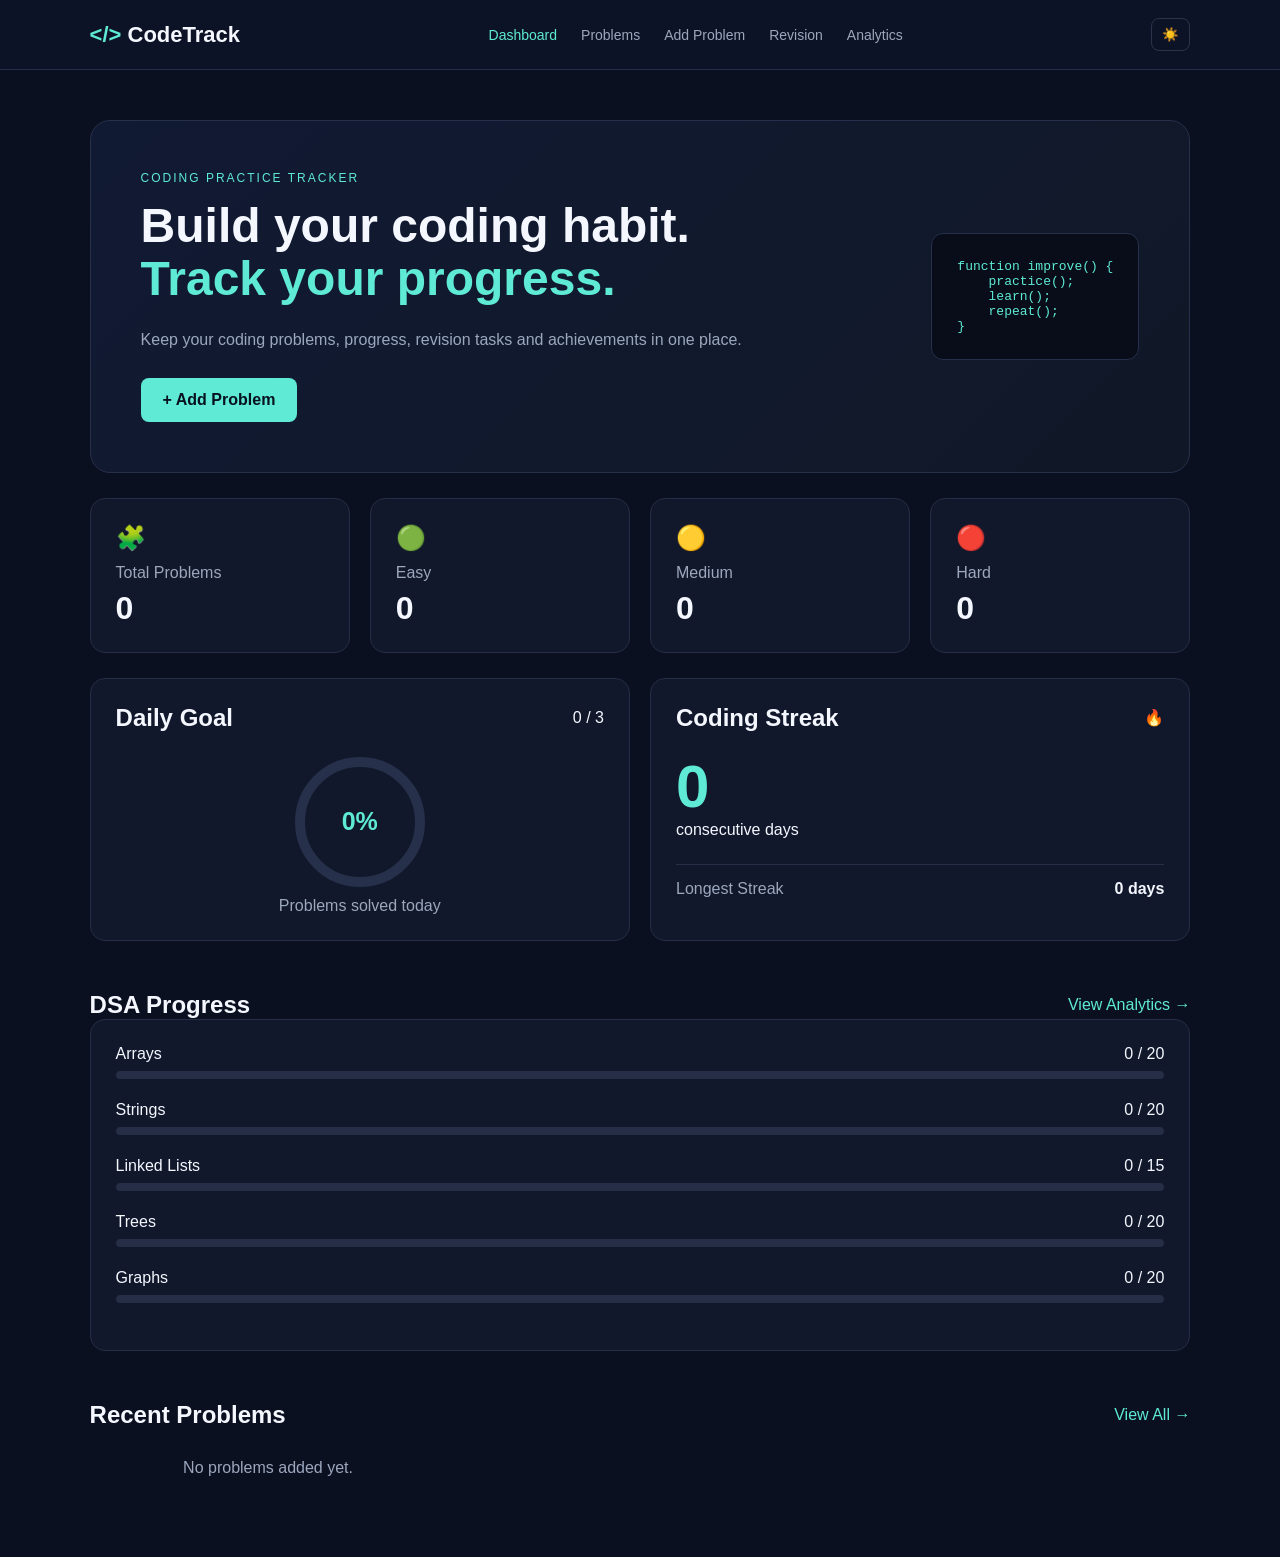
<file: index.html>
<!DOCTYPE html>
<html lang="en">
<head>
<meta charset="UTF-8"><meta name="viewport" content="width=device-width, initial-scale=1.0">
<title>CodeTrack | Dashboard</title>
<link rel="stylesheet" href="css/style.css"><link rel="stylesheet" href="css/dashboard.css"><link rel="stylesheet" href="css/responsive.css">
</head>
<body>
<header class="navbar"><a href="index.html" class="logo"><span>&lt;/&gt;</span> CodeTrack</a>
<nav><a href="index.html" class="active">Dashboard</a><a href="pages/problems.html">Problems</a><a href="pages/add-problem.html">Add Problem</a><a href="pages/revision.html">Revision</a><a href="pages/analytics.html">Analytics</a></nav>
<button id="themeBtn" class="theme-btn">☀️</button></header>
<main class="container">
<section class="hero"><div><p class="eyebrow">CODING PRACTICE TRACKER</p><h1>Build your coding habit.<br><span>Track your progress.</span></h1><p class="hero-text">Keep your coding problems, progress, revision tasks and achievements in one place.</p><a href="pages/add-problem.html" class="btn">+ Add Problem</a></div><div class="hero-code"><pre>function improve() {
    practice();
    learn();
    repeat();
}</pre></div></section>
<section class="stats">
<div class="stat-card"><div class="stat-icon">🧩</div><p>Total Problems</p><h2 id="totalProblems">0</h2></div>
<div class="stat-card"><div class="stat-icon">🟢</div><p>Easy</p><h2 id="easyProblems">0</h2></div>
<div class="stat-card"><div class="stat-icon">🟡</div><p>Medium</p><h2 id="mediumProblems">0</h2></div>
<div class="stat-card"><div class="stat-icon">🔴</div><p>Hard</p><h2 id="hardProblems">0</h2></div>
</section>
<section class="dashboard-grid">
<div class="panel"><div class="panel-header"><h2>Daily Goal</h2><span id="dailyProgressText">0 / 3</span></div><div class="goal-circle"><span id="goalPercentage">0%</span></div><p class="center-text">Problems solved today</p></div>
<div class="panel"><div class="panel-header"><h2>Coding Streak</h2><span>🔥</span></div><h3 class="big-number" id="streak">0</h3><p>consecutive days</p><div class="streak-info"><span>Longest Streak</span><strong id="longestStreak">0 days</strong></div></div>
</section>
<section class="section"><div class="section-header"><h2>DSA Progress</h2><a href="pages/analytics.html">View Analytics →</a></div>
<div class="progress-panel">
<div class="topic-progress"><div class="progress-title"><span>Arrays</span><span id="arraysCount">0 / 20</span></div><div class="progress"><div id="arraysProgress"></div></div></div>
<div class="topic-progress"><div class="progress-title"><span>Strings</span><span id="stringsCount">0 / 20</span></div><div class="progress"><div id="stringsProgress"></div></div></div>
<div class="topic-progress"><div class="progress-title"><span>Linked Lists</span><span id="linkedCount">0 / 15</span></div><div class="progress"><div id="linkedProgress"></div></div></div>
<div class="topic-progress"><div class="progress-title"><span>Trees</span><span id="treesCount">0 / 20</span></div><div class="progress"><div id="treesProgress"></div></div></div>
<div class="topic-progress"><div class="progress-title"><span>Graphs</span><span id="graphsCount">0 / 20</span></div><div class="progress"><div id="graphsProgress"></div></div></div>
</div></section>
<section class="section"><div class="section-header"><h2>Recent Problems</h2><a href="pages/problems.html">View All →</a></div><div id="recentProblems" class="problem-grid"></div></section>
</main>
<script src="js/data.js"></script><script src="js/app.js"></script>
</body></html>
</file>
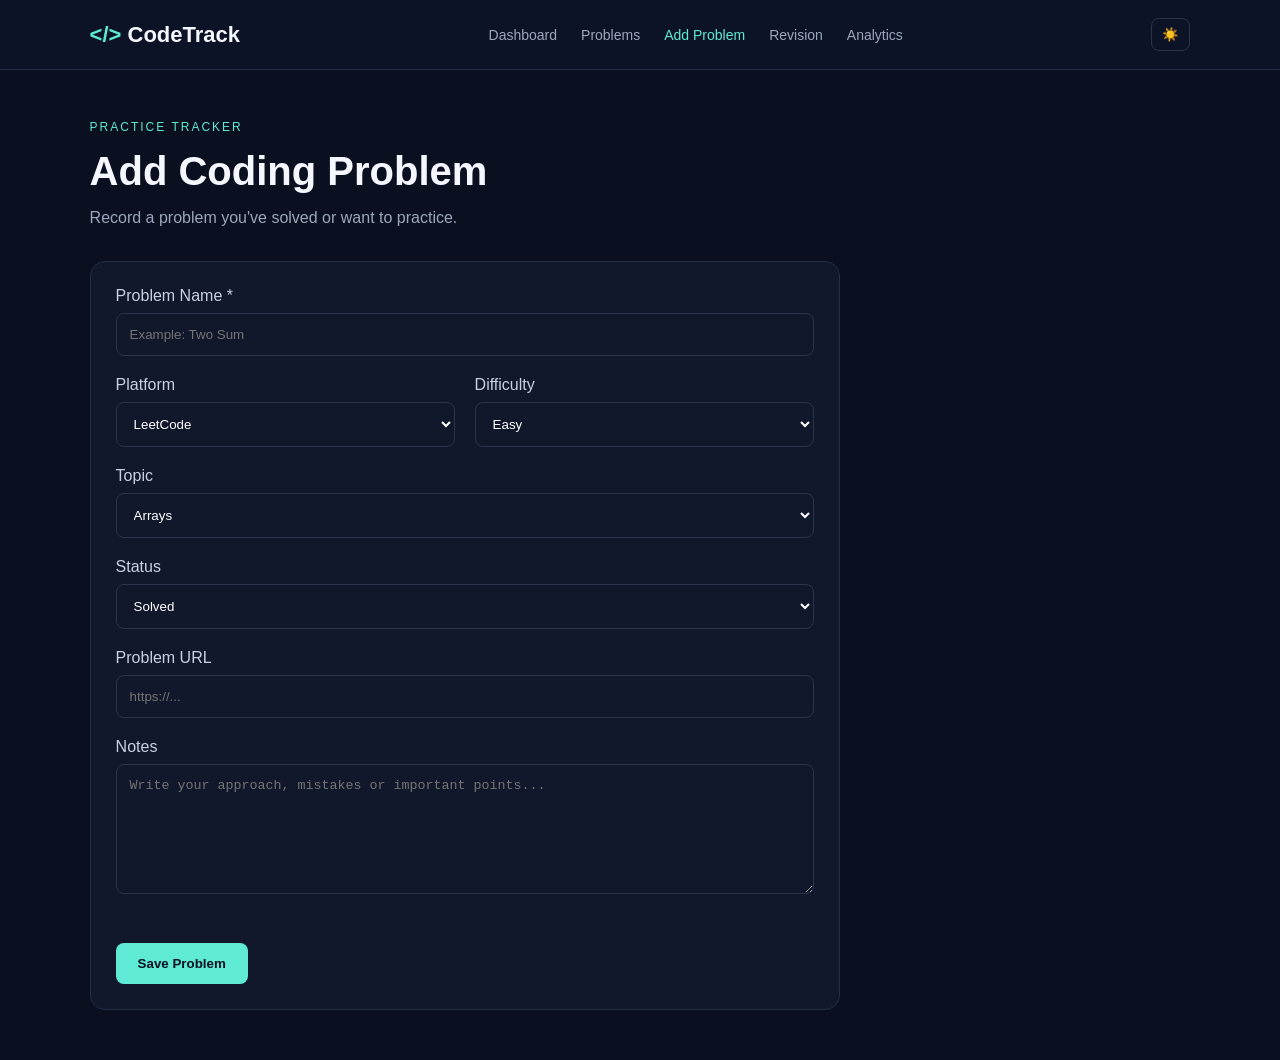
<file: pages/add-problem.html>
<!DOCTYPE html>
<html lang="en"><head><meta charset="UTF-8"><meta name="viewport" content="width=device-width, initial-scale=1.0"><title>CodeTrack | Add Problem</title><link rel="stylesheet" href="../css/style.css"><link rel="stylesheet" href="../css/responsive.css"></head>
<body><header class="navbar"><a href="../index.html" class="logo"><span>&lt;/&gt;</span> CodeTrack</a><nav><a href="../index.html">Dashboard</a><a href="problems.html">Problems</a><a href="add-problem.html" class="active">Add Problem</a><a href="revision.html">Revision</a><a href="analytics.html">Analytics</a></nav><button id="themeBtn" class="theme-btn">☀️</button></header>
<main class="container"><section class="page-heading"><p class="eyebrow">PRACTICE TRACKER</p><h1>Add Coding Problem</h1><p>Record a problem you've solved or want to practice.</p></section>
<section class="form-container"><form id="problemForm">
<div class="form-group"><label>Problem Name *</label><input type="text" id="problemName" placeholder="Example: Two Sum" required></div>
<div class="form-row"><div class="form-group"><label>Platform</label><select id="platform"><option>LeetCode</option><option>GeeksForGeeks</option><option>CodeChef</option><option>HackerRank</option><option>Other</option></select></div>
<div class="form-group"><label>Difficulty</label><select id="difficulty"><option>Easy</option><option>Medium</option><option>Hard</option></select></div></div>
<div class="form-group"><label>Topic</label><select id="topic"><option>Arrays</option><option>Strings</option><option>Linked Lists</option><option>Stack</option><option>Queue</option><option>Trees</option><option>Graphs</option><option>Dynamic Programming</option></select></div>
<div class="form-group"><label>Status</label><select id="status"><option>Solved</option><option>Unsolved</option><option>Revision</option></select></div>
<div class="form-group"><label>Problem URL</label><input type="url" id="problemUrl" placeholder="https://..."></div>
<div class="form-group"><label>Notes</label><textarea id="notes" placeholder="Write your approach, mistakes or important points..."></textarea></div>
<button type="submit" class="btn">Save Problem</button></form></section></main>
<script src="../js/data.js"></script><script src="../js/add-problem.js"></script></body></html>
</file>
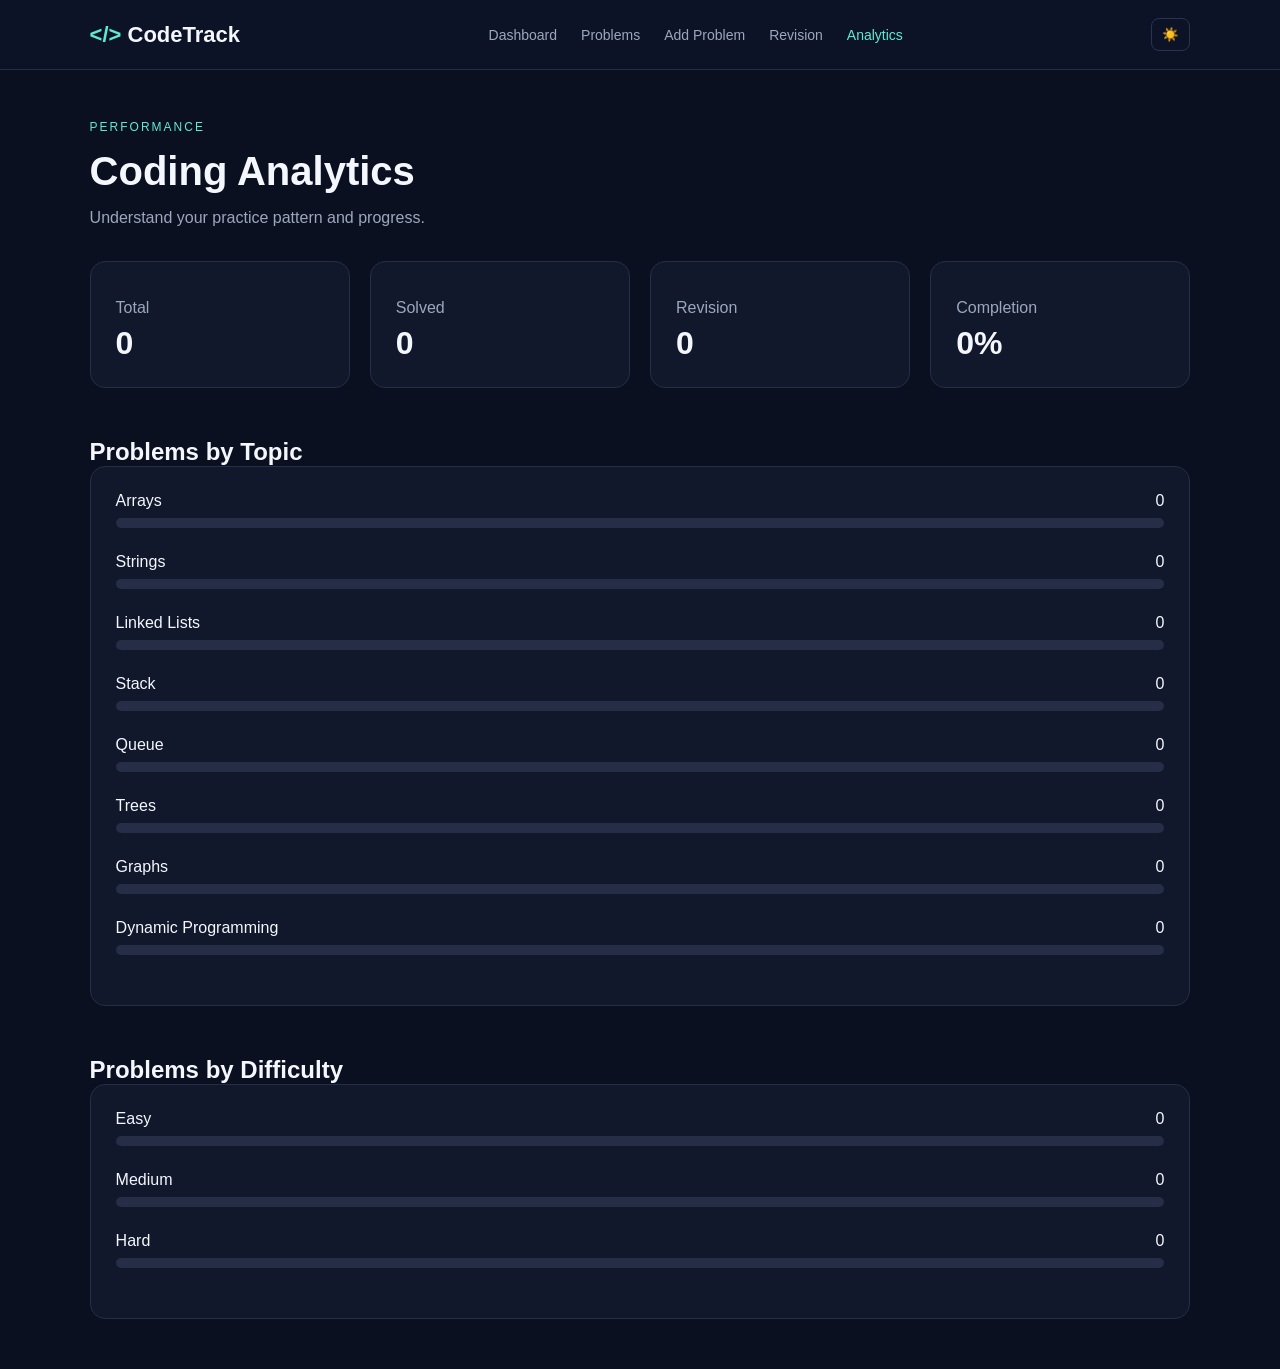
<file: pages/analytics.html>
<!DOCTYPE html>
<html lang="en"><head><meta charset="UTF-8"><meta name="viewport" content="width=device-width, initial-scale=1.0"><title>CodeTrack | Analytics</title><link rel="stylesheet" href="../css/style.css"><link rel="stylesheet" href="../css/responsive.css"></head>
<body><header class="navbar"><a href="../index.html" class="logo"><span>&lt;/&gt;</span> CodeTrack</a><nav><a href="../index.html">Dashboard</a><a href="problems.html">Problems</a><a href="add-problem.html">Add Problem</a><a href="revision.html">Revision</a><a href="analytics.html" class="active">Analytics</a></nav><button id="themeBtn" class="theme-btn">☀️</button></header>
<main class="container"><section class="page-heading"><p class="eyebrow">PERFORMANCE</p><h1>Coding Analytics</h1><p>Understand your practice pattern and progress.</p></section>
<section class="stats"><div class="stat-card"><p>Total</p><h2 id="aTotal">0</h2></div><div class="stat-card"><p>Solved</p><h2 id="aSolved">0</h2></div><div class="stat-card"><p>Revision</p><h2 id="aRevision">0</h2></div><div class="stat-card"><p>Completion</p><h2 id="aCompletion">0%</h2></div></section>
<section class="section"><div class="section-header"><h2>Problems by Topic</h2></div><div id="topicAnalytics" class="progress-panel"></div></section>
<section class="section"><div class="section-header"><h2>Problems by Difficulty</h2></div><div id="difficultyAnalytics" class="progress-panel"></div></section>
</main><script src="../js/data.js"></script><script src="../js/analytics.js"></script></body></html>
</file>
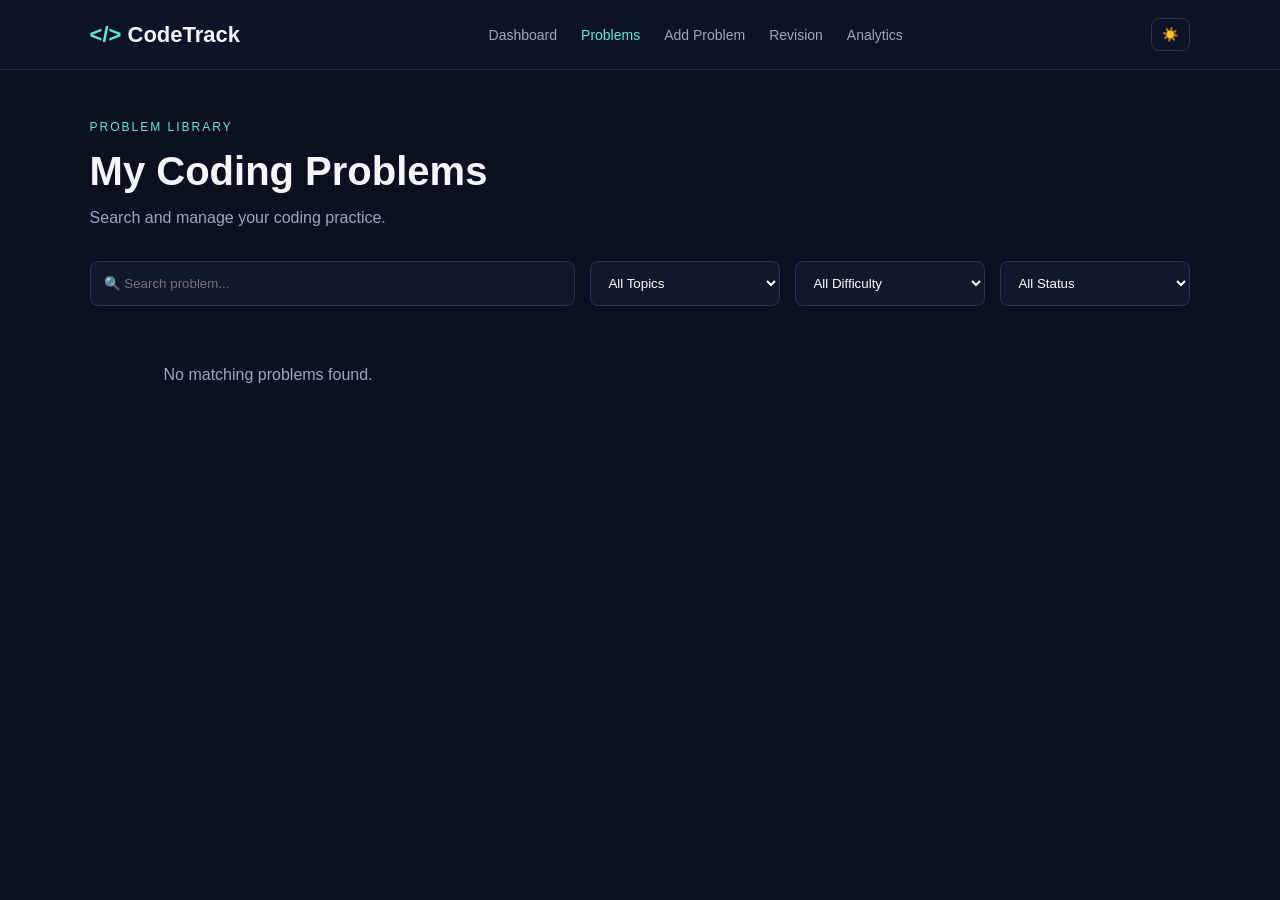
<file: pages/problems.html>
<!DOCTYPE html>
<html lang="en"><head><meta charset="UTF-8"><meta name="viewport" content="width=device-width, initial-scale=1.0"><title>CodeTrack | Problems</title><link rel="stylesheet" href="../css/style.css"><link rel="stylesheet" href="../css/responsive.css"></head>
<body><header class="navbar"><a href="../index.html" class="logo"><span>&lt;/&gt;</span> CodeTrack</a><nav><a href="../index.html">Dashboard</a><a href="problems.html" class="active">Problems</a><a href="add-problem.html">Add Problem</a><a href="revision.html">Revision</a><a href="analytics.html">Analytics</a></nav><button id="themeBtn" class="theme-btn">☀️</button></header>
<main class="container"><section class="page-heading"><p class="eyebrow">PROBLEM LIBRARY</p><h1>My Coding Problems</h1><p>Search and manage your coding practice.</p></section>
<section class="filters"><input type="text" id="searchInput" placeholder="🔍 Search problem...">
<select id="topicFilter"><option value="all">All Topics</option><option>Arrays</option><option>Strings</option><option>Linked Lists</option><option>Stack</option><option>Queue</option><option>Trees</option><option>Graphs</option><option>Dynamic Programming</option></select>
<select id="difficultyFilter"><option value="all">All Difficulty</option><option>Easy</option><option>Medium</option><option>Hard</option></select>
<select id="statusFilter"><option value="all">All Status</option><option>Solved</option><option>Unsolved</option><option>Revision</option></select></section>
<section id="allProblems" class="problem-grid"></section></main>
<script src="../js/data.js"></script><script src="../js/problems.js"></script></body></html>
</file>
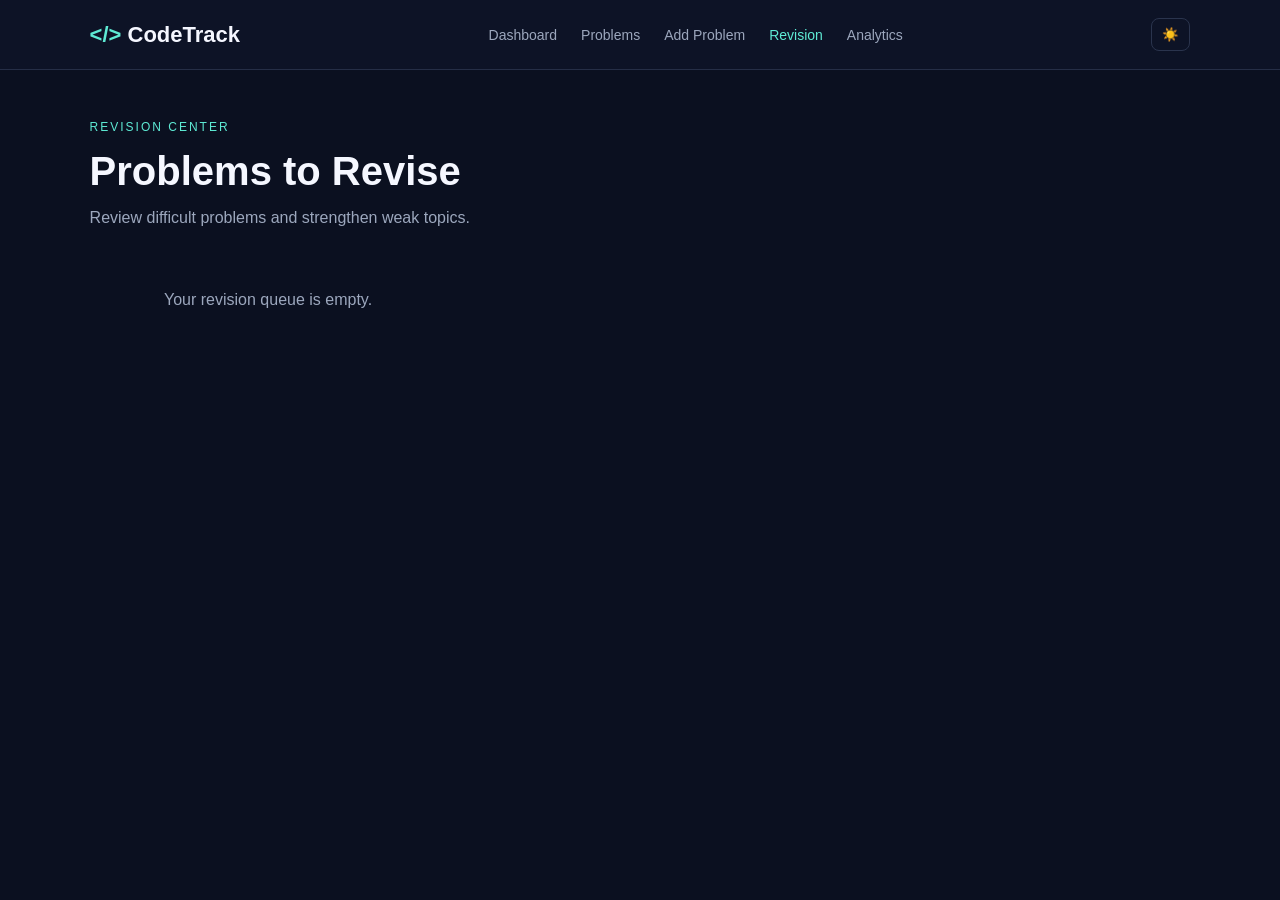
<file: pages/revision.html>
<!DOCTYPE html>
<html lang="en"><head><meta charset="UTF-8"><meta name="viewport" content="width=device-width, initial-scale=1.0"><title>CodeTrack | Revision</title><link rel="stylesheet" href="../css/style.css"><link rel="stylesheet" href="../css/responsive.css"></head>
<body><header class="navbar"><a href="../index.html" class="logo"><span>&lt;/&gt;</span> CodeTrack</a><nav><a href="../index.html">Dashboard</a><a href="problems.html">Problems</a><a href="add-problem.html">Add Problem</a><a href="revision.html" class="active">Revision</a><a href="analytics.html">Analytics</a></nav><button id="themeBtn" class="theme-btn">☀️</button></header>
<main class="container"><section class="page-heading"><p class="eyebrow">REVISION CENTER</p><h1>Problems to Revise</h1><p>Review difficult problems and strengthen weak topics.</p></section><section id="revisionList" class="problem-grid"></section></main>
<script src="../js/data.js"></script><script src="../js/revision.js"></script></body></html>
</file>
<file: css/style.css>
*{margin:0;padding:0;box-sizing:border-box}body{font-family:Arial,sans-serif;background:#0b1020;color:#f5f7ff;min-height:100vh;transition:.2s}body.light{background:#f5f7fb;color:#172033}.navbar{min-height:70px;padding:0 7%;display:flex;align-items:center;justify-content:space-between;border-bottom:1px solid #252e46;background:#0d1326;position:sticky;top:0;z-index:10}.light .navbar{background:#fff;border-color:#e1e5ee}.logo{font-size:22px;font-weight:bold;color:inherit;text-decoration:none}.logo span{color:#5eead4}nav{display:flex;gap:24px;flex-wrap:wrap;justify-content:center}nav a{color:#9ca7bd;text-decoration:none;font-size:14px}nav a:hover,nav a.active{color:#5eead4}.theme-btn{background:transparent;border:1px solid #2a344d;border-radius:8px;padding:8px 10px;cursor:pointer}.container{width:86%;max-width:1200px;margin:auto;padding:50px 0}.hero{padding:50px;border:1px solid #26304a;border-radius:20px;background:linear-gradient(135deg,#111a33,#101827);display:flex;justify-content:space-between;gap:30px;align-items:center}.hero h1{font-size:48px;line-height:1.1;margin-bottom:20px}.hero h1 span{color:#5eead4}.hero-text,.page-heading p:last-child{color:#9ca7bd;line-height:1.7}.hero-code{background:#080d19;border:1px solid #26304a;border-radius:12px;padding:25px;color:#5eead4}.eyebrow{color:#5eead4;font-size:12px;letter-spacing:2px;margin-bottom:15px}.btn{display:inline-block;margin-top:25px;padding:13px 22px;border:0;border-radius:8px;background:#5eead4;color:#07111f;text-decoration:none;font-weight:bold;cursor:pointer}.stats{display:grid;grid-template-columns:repeat(4,1fr);gap:20px;margin-top:25px}.stat-card,.panel,.progress-panel,.form-container,.problem-card{padding:25px;background:#11182b;border:1px solid #252e46;border-radius:15px}.light .stat-card,.light .panel,.light .progress-panel,.light .form-container,.light .problem-card{background:#fff;border-color:#e1e5ee}.stat-icon{font-size:24px}.stat-card p{margin-top:12px;color:#9ca7bd}.stat-card h2{font-size:32px;margin-top:8px}.dashboard-grid{display:grid;grid-template-columns:1fr 1fr;gap:20px;margin-top:25px}.panel-header,.section-header,.progress-title,.streak-info{display:flex;justify-content:space-between;align-items:center}.goal-circle{width:130px;height:130px;border-radius:50%;border:10px solid #26304a;display:grid;place-items:center;margin:25px auto 10px}.goal-circle span{font-size:25px;font-weight:bold;color:#5eead4}.center-text{text-align:center;color:#9ca7bd}.big-number{font-size:60px;margin-top:20px;color:#5eead4}.streak-info{margin-top:25px;padding-top:15px;border-top:1px solid #252e46}.streak-info span{color:#9ca7bd}.section{margin-top:50px}.section-header a{color:#5eead4;text-decoration:none}.topic-progress{margin-bottom:22px}.progress-title{margin-bottom:8px}.progress{height:8px;background:#252e46;border-radius:10px;overflow:hidden}.progress div{height:100%;width:0;background:#5eead4;transition:width .5s}.problem-grid{display:grid;grid-template-columns:repeat(3,1fr);gap:15px}.problem-card h3{margin-bottom:10px}.problem-card p{color:#9ca7bd;margin:7px 0;font-size:14px}.badge{display:inline-block;padding:5px 10px;border-radius:20px;font-size:12px;margin-top:10px}.easy{background:#143b2d;color:#5eead4}.medium{background:#42371b;color:#facc15}.hard{background:#431f29;color:#fb7185}.page-heading{margin-bottom:30px}.page-heading h1{font-size:40px;margin-bottom:10px}.filters{display:flex;gap:15px;margin-bottom:30px}.filters input,.filters select,.form-group input,.form-group select,.form-group textarea{width:100%;padding:13px;border:1px solid #2a344d;border-radius:8px;background:#11182b;color:white;outline:none}.light .filters input,.light .filters select,.light .form-group input,.light .form-group select,.light .form-group textarea{background:#fff;color:#172033;border-color:#d4d9e4}.filters input{flex:1}.filters select{width:190px}.form-container{max-width:750px}.form-group{margin-bottom:20px}.form-group label{display:block;margin-bottom:8px;color:#c9d1e2}.form-row{display:grid;grid-template-columns:1fr 1fr;gap:20px}.form-group textarea{height:130px;resize:vertical}.analytics-row{margin-bottom:25px}.analytics-row .bar-label{display:flex;justify-content:space-between;margin-bottom:8px}.bar{height:10px;background:#252e46;border-radius:10px;overflow:hidden}.bar div{height:100%;background:#5eead4}.empty{color:#9ca7bd;padding:30px;text-align:center}button.delete{margin-top:15px;background:#3a1820;color:#fb7185;border:1px solid #5a2630;padding:8px 12px;border-radius:7px;cursor:pointer}button.toggle-revision{margin-top:15px;background:#17333a;color:#5eead4;border:1px solid #28545c;padding:8px 12px;border-radius:7px;cursor:pointer}
</file>
<file: css/dashboard.css>
/* Dashboard-specific styles are included in style.css. */
</file>
<file: css/responsive.css>
@media(max-width:900px){.navbar{padding:15px 5%;flex-wrap:wrap;gap:15px}.hero{flex-direction:column;align-items:flex-start}.stats{grid-template-columns:1fr 1fr}.dashboard-grid{grid-template-columns:1fr}.problem-grid{grid-template-columns:1fr 1fr}.filters{flex-direction:column}.filters select{width:100%}}@media(max-width:600px){.container{width:90%;padding:30px 0}.hero{padding:30px}.hero h1{font-size:36px}.hero-code{width:100%;overflow:auto}.stats{grid-template-columns:1fr}.problem-grid{grid-template-columns:1fr}.form-row{grid-template-columns:1fr}nav{width:100%;gap:12px}.navbar{justify-content:center}}
</file>
